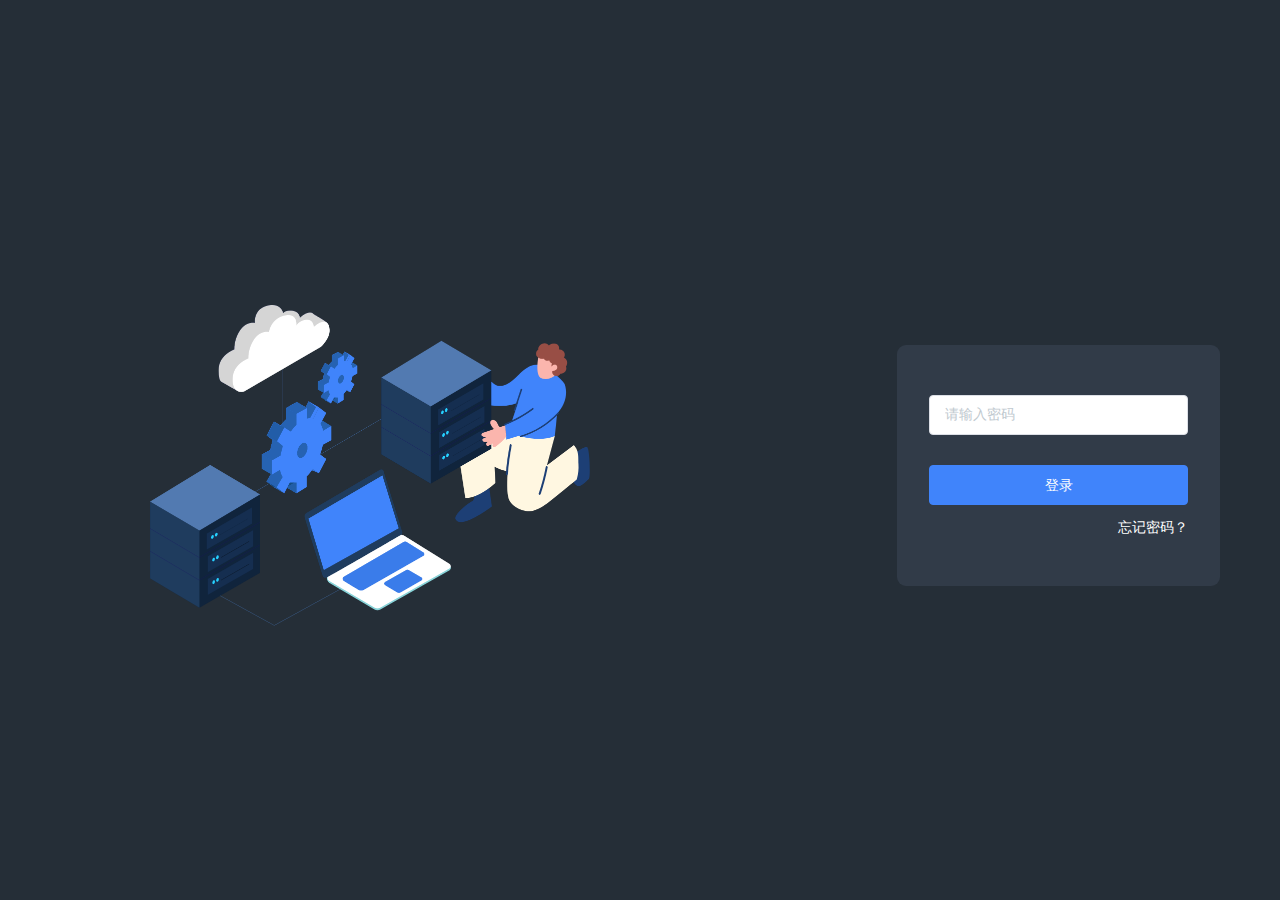
<file: index.html>
<!DOCTYPE html>
<html lang="en">

<head>
  <meta charset="UTF-8">
  <meta http-equiv="X-UA-Compatible" content="IE=EDGE" />
  <meta name="viewport" content="initial-scale=1, user-scalable=no, width=device-width" />
  <meta name="format-detection" content="telephone=no" />
  <meta http-equiv="Pragma" content="no-cache" />
  <link rel="stylesheet" href="/css/normalize.css" />
  <link rel="stylesheet" href="/css/common.css" />
  <link rel="stylesheet" href="/css/index.css" />
  <link rel="shortcut icon" href="/favicon.ico" />
  <title>百盒</title>
</head>

<body>
  <!-- 登录模块 -->
  <section class="login-wrapper wrapper" id="login_wrapper" style="display: none;">
    <div class="login-inner container">
      <div class="login-logo">
        <img src="./images/banner.png" alt="">
      </div>

      <div class="login-main">
        <div class="password-input-wrapper">
          <input class="fill" id="login_password" type="password" maxlength="16" placeholder="请输入密码" />
          <div class="password-tip" id="ps_error_tip">请输入密码</div>
        </div>
        <button class="button fill" id="login_submit">登录</button>

        <div class="forgot-password-wrapper">
          <span class="forgot-password-btn" id="forgot_password_btn">忘记密码？</span>
          <div class="forgot-password-tips" id="forgot_tips">
            若忘记密码，请恢复出厂设置。<br />
            恢复方法：在设备通电的情况下，长按"<span>Reset</span>"键<br />
            至设备状态灯开始蓝色闪烁松手。设备状态灯恢复<br />
            蓝色常亮表示已完成重置
          </div>
        </div>
      </div>
    </div>
  </section>

  <!-- 主体模块 -->
  <section class="content-wrapper wrapper" id="content_wrapper" style="display: none;">
    <!-- NavMenuBar -->
    <nav class="nav-menu-wrapper custom-scroll-bars">
      <div class="nav-menu-logo">
        <div class="logo-wrapper">
          <img src="/images/logo.png" alt="">
        </div>
      </div>
    </nav>
    <!-- 主体 -->
    <div class="content-main-wrapper">
      <header class="main-header-wrapper">
        <div></div>
        <div class="header-right-wrapper">
          <!-- 重启 -->
          <span title="重启" id="restart_btn"><i class="iconfont icon-reloadtime"></i></span>
          <!-- 重置 恢复出厂设置-->
          <span title="重置" id="reset_btn"><i class="iconfont icon-sync"></i></span>
          <!-- 退出 -->
          <span title="退出" id="exit_btn"><i class="iconfont icon-logout"></i></span>
        </div>
      </header>
      <!-- Main -->
      <main class="main-content-wrapper">
        <!-- 首页(设备状态) -->
        <div class="module-item-wrapper home-module-item-wrapper" data-module="route-status">
          <div class="home-item-inner">

            <div class="home-item-inner--wrapper big-item-inner--wrapper">
              <div class="home-item-inner--title">
                <div class="title-left">设备信息</div>
              </div>
              <div class="home-item-info--main">
                <div class="home-item-inner--main-item">产品型号：<span class="device-item">XXX</span></div>
                <div class="home-item-inner--main-item">SN地址：<span class="device-item">XX-XX-XX-XX-XX-XX-XX</span></div>
                <div class="home-item-inner--main-item">MAC地址：<span class="device-item">XX-XX-XX-XX-XX-XX</span></div>
                <div class="home-item-inner--main-item">版本信息：<span class="device-item">V1.0.0</span></div>
                <div class="home-item-inner--main-item">运行状态：已稳定运行<span class="device-item"> <i>0</i> 天 <i>0</span></i>
                </div>
              </div>
            </div>

            <div class="small-item-wrapper">
              <div class="home-item-inner--wrapper small-item-inner--wrapper">
                <div class="item-inner-main">
                  <div class="home-item-inner--title">
                    <div class="title-left">网络状态<span class="newrork-state">在线</span></div>
                  </div>
                  <div class="device-state-item">
                    <div class="device-state-item-img network-state-wrapper">
                      <div class="network-item">
                        <div class="notwork-pointer" id="netword_up_pointer">
                          <img src="./images/pointer.png" alt="">
                        </div>
                        <span class="notwork-speed" id="netword_up_speed">0.00K/S</span>
                        <div class="notwork-title">WAN口上行速率</div>
                      </div>

                      <div class="network-item">
                        <div class="notwork-pointer" id="netword_dw_pointer">
                          <img src="./images/pointer.png" alt="">
                        </div>
                        <span class="notwork-speed" id="netword_dw_speed">0.00K/S</span>
                        <div class="notwork-title">WAN口下行速率</div>
                      </div>
                    </div>
                  </div>
                </div>
              </div>

              <div class="home-item-inner--wrapper small-item-inner--wrapper">
                <div class="item-inner-main">
                  <div class="home-item-inner--title">
                    <div class="title-left">内置硬盘<span>EXT4</span></div>
                    <div class="title-right">
                      <span>总容量 <i class="dev_total_cap">0</i></span>
                      <span>使用容量 <i class="dev_use_cap">0</i></span>
                    </div>
                  </div>

                  <div class="device-state-item">
                    <div class="device-state-item-img">
                      <svg viewBox="0 0 100 100">
                        <path d="M 50 50 m 0 -47 a 47 47 0 1 1 0 94 a 47 47 0 1 1 0 -94" stroke="#F0F2F5"
                          stroke-width="4.8" fill="none" style="stroke-dasharray: 295.31px, 295.31px;"></path>
                        <path class="dev-svg-path" d="M 50 50 m 0 -47 a 47 47 0 1 1 0 94 a 47 47 0 1 1 0 -94"
                          stroke="#34C9C9" stroke-linecap="round" stroke-width="4.8" fill="none"
                          style="stroke-dasharray: 0px, 295.31px;">
                        </path>
                      </svg>
                      <div class="device-state-item-wrapper">
                        <span>剩余容量</span>
                        <span class="dev_remain_cap">0</span>
                      </div>
                    </div>
                  </div>
                </div>
              </div>

              <div class="home-item-inner--wrapper small-item-inner--wrapper">
                <div class="item-inner-main">
                  <div class="home-item-inner--title">LAN口连接终端数量</div>

                  <div class="device-state-item">
                    <div class="device-state-item-img">
                      <svg viewBox="0 0 100 100">
                        <path d="M 50 50 m 0 -47 a 47 47 0 1 1 0 94 a 47 47 0 1 1 0 -94" stroke="#F0F2F5"
                          stroke-width="4.8" fill="none" style="stroke-dasharray: 295.31px, 295.31px;"></path>
                        <path class="client-svg-path" d="M 50 50 m 0 -47 a 47 47 0 1 1 0 94 a 47 47 0 1 1 0 -94"
                          stroke="#20a0ff" stroke-linecap="round" stroke-width="4.8" fill="none"
                          style="stroke-dasharray: 0px, 295.31px;">
                        </path>
                      </svg>
                      <div class="device-state-item-wrapper">
                        <span>LAN口连接终端数量</span>
                        <span class="device-state-item-text client-connect-state">1个</span>
                      </div>
                    </div>
                  </div>
                </div>
              </div>

              <div class="home-item-inner--wrapper small-item-inner--wrapper">
                <div class="item-inner-main">

                  <div class="home-item-inner--title">
                    <div class="title-left">USB外接设备</div>
                    <div class="title-right">
                      <span>总容量 <i class="usb-total-cap">0</i></span>
                      <span>使用容量 <i class="usb-use-cap">0</i></span>
                    </div>
                  </div>

                  <div class="device-state-item">
                    <div class="device-state-item-img">
                      <div class="usb-state-wrapper">
                        <div class="usb-state-inner item1"></div>
                        <div class="usb-state-inner item2"></div>
                        <div class="usb-state-inner item3"></div>
                      </div>

                      <div class="device-state-item-wrapper">
                        <span>USB剩余容量</span>
                        <span class="device-state-item-text usb-remain-cap">0</span>
                      </div>
                    </div>
                  </div>
                </div>

              </div>
            </div>
          </div>
        </div>

        <!-- WAN口设置 -->
        <div class="module-item-wrapper" data-module="route-internet">
          <div class="connect-type-wrapper">
            <label class="label-item">
              <span>WAN口连接类型</span>

              <div class="select-wrapper internet-connect-select">
                <div class="select-checked" data-value="0">
                  <span>DHCP（推荐）</span>
                  <i class="iconfont icon-arrow-down"></i>
                </div>
                <ul class="select-options">
                  <!-- 自动获取IP地址 -->
                  <li class="select-option active" data-value="1">DHCP（推荐）</li>
                  <!-- 宽带拨号上网 -->
                  <li class="select-option" data-value="2">PPPoE</li>
                  <!-- 固定IP地址 -->
                  <li class="select-option" data-value="3">静态IP</li>
                </ul>
              </div>
            </label>
          </div>

          <div class="connect-type-main-wrapper model-type-list">
            <!-- 动态ip -->
            <div class="model-type-item active" id="">
              <button class="button submit" id="setting_wizard_dynamic_form_submit">更新</button>
            </div>

            <!-- 宽带拨号 -->
            <div class="model-type-item">
              <form id="setting_wizard_broadband_form">
                <label class="label-item">
                  <span>宽带账号</span>
                  <input type="text" name="name1" placeholder="请输入宽带账号">
                  <div class="label-item-tip"></div>
                </label>
                <label class="label-item">
                  <span>宽带密码</span>
                  <input type="text" name="name2" placeholder="请输入宽带密码">
                  <div class="label-item-tip"></div>
                </label>
              </form>
              <button class="button submit" id="setting_wizard_broadband_form_submit">更新</button>
            </div>

            <!-- 静态ip -->
            <div class="model-type-item">
              <form id="setting_wizard_static_form">
                <label class="label-item">
                  <span>IP</span>
                  <input type="text" name="name1" placeholder="请输入您的IP地址" />
                  <div class="label-item-tip"></div>
                </label>
                <label class="label-item">
                  <span>子网掩码</span>
                  <input type="text" name="name2" placeholder="请输入您的子网掩码" />
                  <div class="label-item-tip"></div>
                </label>
                <label class="label-item">
                  <span>网关</span>
                  <input type="text" name="name3" placeholder="请输入您的默认网关" />
                </label>
                <label class="label-item">
                  <span>DNS服务器</span>
                  <input type="text" name="name4" placeholder="请输入您的DNS（选填）" />
                </label>
              </form>

              <button class="button submit" id="setting_wizard_static_form_submit">更新</button>
            </div>
          </div>
        </div>

        <!-- LAN口设置 -->
        <div class="module-item-wrapper" data-module="route-lan">
          <div class="model-title">LAN口设置</div>

          <div class="setting-lan-from" id="setting_lan_form">
            <p><span class="sim-label-title">MAC地址</span><span class="lan-mac">A8-A8-A8-A8-A8-A8</span></p>

            <label class="label-item">
              <span>LAN口IP设置</span>

              <div class="select-wrapper lan-connect-select">
                <div class="select-checked" data-value="0">
                  <span class="lan-select-title">自动（推荐）</span>
                  <i class="iconfont icon-arrow-down"></i>
                </div>
                <ul class="select-options">
                  <li class="select-option active" data-value="0">自动（推荐）</li>
                  <li class="select-option" data-value="1">手动</li>
                </ul>
              </div>
            </label>

            <div class="lan-set-wrapper">
              <form class="lan-type-item dchp-fixed" id="setting_lan_custom_frorm">
                <label class="label-item">
                  <span>IP地址</span>
                  <input type="text" id="lan_ip_input" name="name1" maxlength="15" placeholder="请输入IP地址"
                    value="192.168.1.1" readonly />
                  <div class="label-item-tip"></div>
                </label>
                <label class="label-item">
                  <span>子网掩码</span>
                  <input type="text" name="name2" maxlength="15" placeholder="请输入子网掩码" value="255.255.255.0" readonly />
                  <div class="label-item-tip"></div>
                </label>
                <!-- <div class="label-item">
                  <span></span>
                  <div class="setting-lan-submit button" id="setting_lan_custom_submit" role="button">更新</div>
                </div> -->
              </form>
            </div>
          </div>

          <!-- 局域网DHCP设置 -->
          <!-- <div class="model-title">局域网DHCP设置</div> -->

          <div class="lan-dhcp-set-wrapper">
            <div class="label-item">
              <span>开关</span>
              <label class="switch-btn lan-switch">
                <input class="lan-dhcp-switch" type="checkbox" name="dhcp" value="1" hidden role="switch" />
                <span></span>
              </label>
            </div>
            <div class="label-item">
              <span>IP分配范围</span>
              <form class="lan-dhcp-item-option" id="lan_dhcp_form">
                <div class="lan-dhcp-item-option-inner">
                  <div class="label-item">
                    <input type="text" class="lan-dhcp-start dhcp-item" name="name3" maxlength="15" value="192.168.1.1"
                      readonly>
                    <div class="label-item-tip"></div>
                  </div>
                  <i class="lan-dhcp-line">-</i>
                  <div class="label-item">
                    <input type="text" class="lan-dhcp-end dhcp-item" name="name4" maxlength="15" value="192.168.1.254"
                      readonly>
                    <div class="label-item-tip"></div>
                  </div>
                </div>
              </form>
            </div>

            <div class="label-item">
              <span></span>
              <button class="setting-lan-submit button" id="setting_lan_dhcp_submit">更新</button>
            </div>
          </div>

          <!-- 设备列表 -->
          <div class="model-title">DHCP设备列表</div>

          <div class="dhcp-item-device-wrapper">
            <table class="device-list-wrapper side-table">
              <thead>
                <tr>
                  <th>序号</th>
                  <th>主机</th>
                  <th>MAC地址</th>
                  <th>IP地址</th>
                </tr>
              </thead>

              <tbody class="dhcp-online-list-body"></tbody>
            </table>

            <!-- 分页 -->
            <div class="device-list-pager-wrapper"></div>
          </div>
        </div>

        <!-- 修改密码 -->
        <div class="module-item-wrapper" data-module="route-manage">
          <div class="model-content">
            <form id="setting_manage_form">
              <label class="label-item">
                <span>旧密码</span>
                <input type="password" name="name1" maxlength="16" placeholder="请输入旧密码">
                <div class="label-item-tip"></div>
              </label>
              <label class="label-item label-new-password">
                <span>新密码</span>
                <input type="password" name="name2" maxlength="16" placeholder="请输入新密码">
                <div class="label-item-tip"></div>
                <div class="label-popur-wrapper">
                  <span class="label-popur-icon" id="control_tip_btn"><i class="iconfont icon-warning"></i></span>
                  <div class="label-popur-main" id="change_ps_popur">
                    <div class="label-popur-main-title">温馨提示</div>
                    <div class="label-popur-main-context">密码必须由字母和数字组成，6位-15位</div>
                  </div>
                </div>
              </label>
              <label class="label-item">
                <span>确认新密码</span>
                <input type="password" name="name3" maxlength="16" placeholder="请再次输入新密码">
                <div class="label-item-tip"></div>
              </label>
            </form>

            <button class="button submit" id="setting_manage_form_submit">确认</button>
          </div>
        </div>

        <!-- 软件升级 -->
        <div class="module-item-wrapper" data-module="route-update">
          <div class="model-title">在线升级</div>
          <p class="update-paragraph">当前软件版本：<span>2.2.3</span></p>
          <div class="label-item">
            <div class="button detection-update-btn" id="detection_update_btn">检查新版本</div>
          </div>

          <div class="model-title">本地升级</div>

          <div>
            <p class="update-paragraph">当前硬件版本：NSS-H-101J</p>
            <p class="update-paragraph">请通过浏览按键选择升级软件，然后点击软件升级按钮进行升级</p>

            <input type="file" id="update_file" accept=".bin,.binary" hidden />

            <div class="display-file-label">
              <div class="display-file-name">请点击浏览</div>
              <label class="button info display-file-look" for="update_file">浏览</label>
              <div class="label-item-tip"></div>
            </div>

            <div class="label-item">
              <button class="button" id="upgrade_submit">软件升级</button></span>
            </div>
          </div>

          <div class="upgrade-popup-warpper">
            <div class="upgrade-popup-inner">
              <div class="upgrade-progress-wrapper"></div>
              <p>百盒开始升级，整个升级过程约持续2-3分钟，请耐心等待。升级过程中百盒不能断电，否则会导致百盒损坏,升级完成后设备会自动重启。</p>
            </div>
          </div>

        </div>

        <!-- 关于我们 -->
        <div class="module-item-wrapper about-module-wrapper" data-module="cloud-about">
          <div class="about-main-wrapper">
            <div class="img">
              百盒
            </div>
            <div class="about-subtitle">百盒</div>
            <div class="about-copyright">@2021-2025深圳市西迪特科技有限公司</div>
          </div>
        </div>
      </main>
    </div>
  </section>

  <script src="/js/static/jquery.min.js"></script>
  <script src="/js/static/jquery.cookie.js"></script>
  <script src="/js/static/jquery.md5.js"></script>
  <script src="/js/utils.js"></script>
  <script src="/js/fetch.js"></script>
  <script src="/js/common.js"></script>
  <script src="/js/index.js"></script>
</body>

</html>
</file>
<file: css/common.css>
:root {
  --default-color: #4084fb;
  --hover-color: #66b1ff;
  --check-color: #3a8ee6;
  --de-btn-color: #dcdfe6;
  --table-color: #606266;
  --holder-color: #c0c9cf;
}

/* ----------iconfont---------- */

@font-face {
  font-family: "iconfont";
  src: url("iconfont.eot?t=1610674285360");
  /* IE9 */
  src: url("iconfont.eot?t=1610674285360#iefix") format("embedded-opentype"),
    /* IE6-IE8 */
      url("[data-uri]")
      format("woff2"),
    url("iconfont.woff?t=1610674285360") format("woff"),
    url("iconfont.ttf?t=1610674285360") format("truetype"),
    /* chrome, firefox, opera, Safari, Android, iOS 4.2+ */
      url("iconfont.svg?t=1610674285360#iconfont") format("svg");
  /* iOS 4.1- */
}

.iconfont {
  font-family: "iconfont" !important;
  font-size: 14px;
  font-style: normal;
  -webkit-font-smoothing: antialiased;
  -moz-osx-font-smoothing: grayscale;
}

.icon-WANkou:before {
  content: "\e601";
}

.icon-LANkou:before {
  content: "\e602";
}

.icon-question:before {
  content: "\e782";
}

.icon-sync:before {
  content: "\e786";
}

.icon-reloadtime:before {
  content: "\e789";
}

.icon-logout:before {
  content: "\e78c";
}

.icon-rocket:before {
  content: "\e7ce";
}

.icon-cloud:before {
  content: "\e7d9";
}

.icon-edit:before {
  content: "\e7e1";
}

.icon-arrow-left:before {
  content: "\e635";
}

.icon-arrow-right:before {
  content: "\e636";
}

.icon-arrow-up:before {
  content: "\e637";
}

.icon-arrow-down:before {
  content: "\e638";
}

.icon-close:before {
  content: "\e643";
}

.icon-error:before {
  content: "\e651";
}

.icon-success:before {
  content: "\e66b";
}

.icon-warning:before {
  content: "\e671";
}

.icon-outdent:before {
  content: "\e7f3";
}

/* ----------iconfont---------- */

body,
html {
  font-size: 14px;
  width: 100%;
  height: 100%;
  min-width: 1420px;
}

img {
  width: 100%;
  height: 100%;
  display: block;
  object-fit: cover;
  object-position: center;
}

input,
button {
  padding: 0;
  margin: 0;
  border: none;
  outline: none;
}

[class$="btn"] {
  cursor: pointer;
}

label,
input[type="radio"],
input[type="checkbox"] {
  cursor: pointer;
}

ul,
ol,
li {
  list-style-type: none;
  margin: 0;
  padding: 0;
}

p {
  margin: 22px 0;
  padding: 0;
}

table {
  border-collapse: collapse;
}

tr,
td,
th {
  margin: 0;
  padding: 0;
}

i {
  font-style: normal;
}

/* NavMenu start */

.menu-bar-body {
  width: 160px;
  cursor: pointer;
  font-size: 14px;
}

.menu-item-title,
.menu-submenu-title {
  display: flex;
  height: 48px;
  align-items: center;
  padding: 0 16px 0 16px;
  color: #fff;
  /* justify-content: space-between; */
  /* background-color: #001529; */
  position: relative;
}

.menu-item-title .iconfont,
.menu-submenu-title .iconfont {
  margin-right: 12px;
}

.menu-item-title:hover,
.menu-submenu-title:hover {
  background-color: rgb(67, 74, 80);
}

.menu-item-title.checked {
  color: #fff;
  background-color: var(--default-color);
}

.menu-submenu-title .submenu-arrow {
  position: absolute;
  right: 4px;
  top: 17px;
  font-size: 12px;
  transition: all 0.2s;
}

.menu-submenu-title.open .submenu-arrow {
  transform: rotate(180deg);
}

.menu-submenu-body {
  display: none;
}

/* NavMenu end */

/* 表格默认 */

table caption {
  height: 40px;
  line-height: 40px;
  text-align: left;
  background-color: #eee;
  padding-left: 20px;
  color: var(--default-color);
}

thead {
  background-color: #f5f7fa;
  color: #909399;
}

th,
td {
  vertical-align: middle;
  padding-left: 20px;
  height: 46px;
  line-height: 46px;
  text-align: left;
  box-sizing: border-box;
  color: #343232;
}

/* 自定义placeholder样式 */

input::-webkit-input-placeholder {
  color: var(--holder-color);
}

input::-moz-placeholder {
  /* Mozilla Firefox 19+ */
  color: var(--holder-color);
}

input:-moz-placeholder {
  /* Mozilla Firefox 4 to 18 */
  color: var(--holder-color);
}

input:-ms-input-placeholder {
  /* Internet Explorer 10-11 */
  color: var(--holder-color);
}

/* 单选按钮 */

.radio-btn {
  line-height: 1;
  margin-right: 20px;
}

.radio-btn span {
  display: inline-block;
  width: 14px;
  height: 14px;
  margin-right: 2px;
  border: 1px solid var(--de-btn-color);
  border-radius: 50%;
  position: relative;
  top: 2px;
  box-sizing: border-box;
  transition: all 0.1s;
}

.radio-btn span::before {
  content: "";
  width: 0px;
  height: 0px;
  border-radius: 100%;
  background-color: #fff;
  position: absolute;
  left: 50%;
  top: 50%;
  transform: translate(-50%, -50%);
  transition: all 0.15s;
}

.radio-btn.on span {
  background-color: var(--default-color);
  border-color: var(--default-color);
}

.radio-btn.on span::before {
  width: 4px;
  height: 4px;
}

.radio-btn:hover span {
  border-color: var(--default-color);
}

/* 自定义radio使用html
  <label class="radio-btn">
    <input class="check-type" type="radio" name="connectType" role="radio" data-index="2" value="3"
      hidden />
    <span></span>
    动态IP
  </label> 
*/

/* switch 按钮 */

.switch-btn {
  width: 40px;
  height: 20px;
  background-color: var(--de-btn-color);
  border-radius: 9px;
  position: relative;
  transition: all 0.2s;
}

.switch-btn::before {
  content: "";
  position: absolute;
  width: 16px;
  height: 16px;
  background-color: #fff;
  border-radius: 8px;
  left: 2px;
  top: 2px;
  transition: all 0.2s;
}

.switch-btn.on {
  background-color: var(--default-color);
}

.switch-btn.on::before {
  left: 21px;
}

/* 
  自定义switch使用html
  <label class="switch-btn">
    <input type="checkbox" name="dhcp" value="1" hidden role="switch">
    <span></span>
  </label> 
*/

/* 表单input输入公共样式 */

.label-item {
  display: flex;
  align-items: center;
  margin-bottom: 22px;
  color: var(--table-color);
  position: relative;
}

.label-item > span {
  height: 30px;
  line-height: 30px;
  text-align: right;
  width: 110px;
  margin-right: 12px;
}

.label-item.required > span::before {
  content: "*";
  color: #f56c6c;
  padding-right: 4px;
}

.sim-label-title {
  display: inline-block;
  text-align: right;
  width: 110px;
  margin-right: 12px;
  color: var(--table-color);
}

input[type="text"],
input[type="password"],
.label-item .input-disabled {
  box-sizing: border-box;
}

input[readonly] {
  background-color: #f5f7fa;
}

.label-item .input-disabled,
input[type="text"],
input[type="password"] {
  height: 40px;
  width: 220px;
  border: 1px solid var(--de-btn-color);
  padding: 0 15px;
  border-radius: 4px;
  transition: all 0.2s cubic-bezier(0.645, 0.045, 0.355, 1);
}

input[type="text"].fill,
input[type="password"].fill {
  width: 100%;
}

.label-item .input-disabled {
  background-color: #f5f7fa;
  line-height: 40px;
  display: inline-block;
}

input[type="text"]:focus,
input[type="password"]:focus {
  border-color: var(--default-color);
}

input[type="text"]:hover,
input[type="password"]:hover {
  border-color: #c0c4cc;
}

.label-item .label-item-tip {
  padding-top: 4px;
  font-size: 12px;
  color: #f56c6c;
  position: absolute;
  left: 122px;
  top: 100%;
  display: none;
  white-space: nowrap;
}

/* 自定义按钮 */

.button {
  height: 40px;
  line-height: 40px;
  padding: 0 20px;
  background-color: var(--default-color);
  border-radius: 4px;
  color: #fff;
  cursor: pointer;
  transition: all 0.1s;
  display: inline-block;
  margin-right: 10px;
  min-width: 96px;
  box-sizing: border-box;
  text-align: center;
  border: 1px solid var(--default-color);
}

.button:hover {
  background-color: var(--hover-color);
}

.button:active {
  background-color: var(--check-color);
}

.button.submit {
  margin-left: 123px;
}

.button.info {
  color: #c0c4cc;
  background-color: #fff;
  border-color: var(--de-btn-color);
}

.button.info:hover {
  background-color: #ecf5ff;
  color: var(--default-color);
  border-color: var(--default-color);
}

.button.info:active {
  color: var(--check-color);
  border-color: var(--check-color);
}

.button.full {
  width: 220px;
}

.button.fill {
  width: 100%;
}

.select-wrapper {
  width: 220px;
  height: 40px;
  border: 1px solid var(--de-btn-color);
  border-radius: 4px;
  position: relative;
}

.select-wrapper .select-checked {
  /* width: 220px; */
  height: 40px;
  line-height: 40px;
  padding: 0 15px;
  position: relative;
}

.select-wrapper .select-checked i {
  height: 14px;
  line-height: 14px;
  position: absolute;
  right: 15px;
  top: 13px;
  transition: all 0.3s;
}

.select-wrapper .select-checked.open i {
  transform: rotate(180deg);
}

.select-wrapper .select-options {
  display: none;
  width: 100%;
  position: absolute;
  top: 120%;
  left: -1px;
  z-index: 10;
  border: 1px solid #e4e7ed;
  border-radius: 4px;
  overflow: hidden;
  color: var(--table-color);
  box-shadow: 0 2px 12px 0 rgba(0, 0, 0, 0.1);
}

.select-wrapper .select-options li {
  height: 34px;
  line-height: 34px;
  padding-left: 15px;
  background-color: #fff;
}

.select-wrapper .select-options li.active {
  color: var(--default-color);
}

.select-wrapper .select-options li:hover {
  background-color: #f5f7fa;
}

/* 自定义滚动条 */

.custom-scroll-bars::-webkit-scrollbar {
  width: 3px;
}

.custom-scroll-bars::-webkit-scrollbar-track {
  background-color: #eee;
  border-radius: 6px;
}

.custom-scroll-bars::-webkit-scrollbar-thumb {
  border-radius: 6px;
  background-color: #ddd;
}

/* toast 弹窗 */

.toast-wrapper {
  position: fixed;
  left: 50%;
  top: 20px;
  padding: 9px 15px;
  min-width: 380px;
  background-color: rgba(0, 0, 0, 0.5);
  color: #fff;
  border-radius: 3px;
  transform: translateX(-50%);
  z-index: 100;
  text-align: center;
  white-space: nowrap;
}

.toast-inner {
  display: flex;
  align-items: center;
}

.toast-icon {
  display: inline-block;
  width: 16px;
  height: 16px;
  line-height: 16px;
  font-size: 16px;
  margin-right: 8px;
}

.toast-wrapper.success {
  background-color: #f0f9eb;
  color: #67c23a;
}

.toast-wrapper.warning {
  background-color: #fdf6ec;
  color: #e6a23c;
}

.toast-wrapper.error {
  background-color: #fef0f0;
  color: #f56c6c;
}

/* loading */

.loading-wrapper {
  position: fixed;
  width: 100%;
  height: 100%;
  background-color: rgba(0, 0, 0, 0.3);
  left: 0;
  top: 0;
  display: flex;
  align-items: center;
  flex-direction: column;
  justify-content: center;
  color: #fff;
}

.loading-wrapper .icon-loading {
  display: block;
  width: 40px;
  height: 40px;
  border-radius: 50%;
  border-width: 2px;
  border-color: transparent var(--default-color) var(--default-color)
    var(--default-color);
  border-style: solid;
  animation: loading 1.2s linear infinite;
}

.loading-wrapper .loading-text {
  margin-top: 10px;
}

@keyframes loading {
  0% {
    transform: rotate(0);
  }
  50% {
    transform: rotate(220deg);
  }
  100% {
    transform: rotate(360deg);
  }
}

/* dialog */

.dialog-wrapper {
  position: fixed;
  width: 100%;
  height: 100%;
  left: 0;
  top: 0;
  background-color: rgba(0, 0, 0, 0.3);
}

.dialog-wrapper .dialog-inner {
  min-width: 450px;
  position: absolute;
  left: 50%;
  top: 25%;
  padding: 0 20px 20px 20px;
  background-color: #fff;
  transform: translate(-50%);
}

.dialog-inner .dialog-title {
  height: 45px;
  line-height: 65px;
  font-size: 18px;
  position: relative;
  /* background-color: red; */
}

.dialog-wrapper .dialog-main {
  padding: 20px 0;
  color: var(--table-color);
  display: flex;
  align-items: center;
}

.dialog-wrapper .dialog-main .iconfont {
  font-size: 25px;
  margin-right: 10px;
}

.dialog-main .iconfont.icon-success {
  color: #67c23a;
}

.dialog-main .iconfont.icon-warning {
  color: #e6a23c;
}

.dialog-main .iconfont.icon-error {
  color: #f57778;
}

.dialog-inner .dialog-title .dialog-close {
  position: absolute;
  width: 16px;
  height: 16px;
  line-height: 16px;
  text-align: center;
  top: 20px;
  right: 0;
  color: #909399;
  cursor: pointer;
}

.dialog-wrapper .dialog-btns {
  text-align: right;
  padding: 10px 0 0 0;
}

/* 分页器 */

.pager-view-wrapper {
  display: flex;
  /* border: 1px solid red; */
  margin-top: 20px;
}

.pager-view-wrapper.right {
  justify-content: flex-end;
}

.pager-view-wrapper .pager-body {
  display: flex;
}

.pager-view-wrapper .pager-btn,
.pager-body .pager-item {
  height: 30px;
  line-height: 30px;
  width: 30px;
  text-align: center;
  font-size: 14px;
  color: var(--table-color);
  background-color: #f4f4f5;
  border-radius: 2px;
  cursor: pointer;
  user-select: none;
  margin-left: 10px;
}

.pager-view-wrapper .pager-item:hover {
  color: var(--default-color);
}

.pager-view-wrapper .pager-body .pager-item.active {
  color: #fff;
  background-color: var(--default-color);
}

/* 自定义样式 */

.container {
  width: 1200px;
  margin: 0 auto;
}

.model-type-list .model-type-item:first-child {
  display: block;
}

.model-type-item {
  display: none;
}

/* 多行模块 */

.model-title {
  height: 65px;
  line-height: 65px;
  padding-left: 24px;
  background-color: #f5f7fa;
  margin-bottom: 20px;
  font-size: 18px;
}

.model-content {
  display: inline-block;
  /* border: 1px solid #eee; */
  border-radius: 5px;
  padding: 15px;
  margin-bottom: 20px;
}

/* 列表 参照日志列表*/

.side-table-wrapper {
  height: 100%;
  display: flex;
  flex-direction: column;
  justify-content: space-between;
}

.side-table {
  width: 100%;
}

.side-table tr {
  border-top: 1px solid #ebeef5;
  border-bottom: 1px solid #ebeef5;
}

/* 进度条 */

.progress-wrapper {
  height: 100%;
  position: relative;
  border-radius: 5px;
}

.progress-wrapper .progress-percentage {
  position: absolute;
  left: 50%;
  top: 50%;
  transform: translate(-50%, -50%);
}
</file>
<file: css/index.css>
/* 主体布局 start */
.wrapper {
  width: 100%;
  height: 100%;
  min-height: 600px;
}

/* 登录模块 */
.login-wrapper {
  background-color: #252e37;
  color: #fff;
  display: none;
  position: relative;
}

.login-inner {
  height: 437px;
  position: absolute;
  left: 50%;
  top: 50%;
  margin-left: -600px;
  margin-top: -218px;
  display: flex;
  box-sizing: border-box;
  padding: 0 90px 0 40px;
  justify-content: space-between;
}

.login-logo {
  width: 440px;
  height: 321px;
  margin-top: 73px;
}

.login-main {
  width: 323px;
  height: 241px;
  padding: 0 32px;
  background-color: #313b48;
  margin-top: 113px;
  border-radius: 9px;
  box-sizing: border-box;
}

.password-input-wrapper {
  margin-top: 50px;
  margin-bottom: 30px;
  position: relative;
}

.password-input-wrapper .password-tip {
  position: absolute;
  padding-top: 5px;
  top: 100%;
  left: 0;
  font-size: 12px;
  color: #f56c6c;
  display: none;
}

.forgot-password-wrapper {
  margin-top: 14px;
  text-align: right;
  position: relative;
}

.forgot-password-wrapper .forgot-password-btn {
  height: 17px;
  line-height: 17px;
  color: #fff;
}

.forgot-password-tips {
  text-align: left;
  width: 348px;
  padding: 14px 20px;
  background-color: #fff;
  color: #606266;
  box-sizing: border-box;
  border-radius: 4px;
  position: absolute;
  top: 31px;
  right: 7px;
  white-space: nowrap;
  line-height: 20px;
  display: none;
}

.forgot-password-tips span {
  color: var(--default-color);
}

.forgot-password-tips::before {
  content: "";
  width: 0;
  height: 0;
  display: block;
  border-style: solid;
  border-width: 7px;
  border-color: transparent transparent #fff transparent;
  position: absolute;
  right: 28px;
  top: -13px;
  display: none;
}

/* 主体内容 */
.content-wrapper {
  height: 100%;
  width: 100%;
  display: flex;
  overflow: hidden;
}

.nav-menu-wrapper {
  width: 160px;
  overflow-x: hidden;
  overflow-y: auto;
  background-color: #001529;
}

.nav-menu-logo {
  height: 116px;
  display: flex;
  align-items: center;
  justify-content: center;
}

.nav-menu-logo .logo-wrapper {
  height: 56px;
  width: 56px;
  line-height: 56px;
  color: #fff;
  text-align: center;
  border-radius: 50%;
  overflow: hidden;
  background-color: var(--default-color);
}

.content-main-wrapper {
  flex: 1;
}

.content-main-wrapper {
  display: flex;
  flex-direction: column;
}

.main-header-wrapper {
  height: 48px;
  padding: 0 50px;
  border-bottom: 1px solid #dfe4ed;
  display: flex;
  justify-content: space-between;
  align-items: center;
}

.header-right-wrapper span {
  margin-left: 14px;
  padding: 5px;
  cursor: pointer;
}

.header-right-wrapper span i {
  font-size: 18px;
  transition: all 0.2s;
}

.header-right-wrapper span:hover i {
  color: var(--default-color);
}

.main-content-wrapper {
  flex: 1;
  overflow-x: hidden;
  overflow-y: auto;
  /* margin-bottom: 20px; */
}

/* 主体布局 end */

/* 主体模块 */
.module-item-wrapper {
  display: none;
  padding: 20px 50px;
  box-sizing: border-box;
  background-color: #fff;
}

.module-item-wrapper.active {
  display: block;
}

/* 设备状态 首页*/
.home-module-item-wrapper {
  background-color: #f5f7fa;
  padding: 20px 27px;
  min-height: 100%;
}

.home-item-inner--wrapper {
  background-color: #fff;
  /* padding: 0 24px; */
  box-sizing: border-box;
  margin-top: 20px;
  display: flex;
  flex-direction: column;
}

.home-item-inner--title {
  height: 65px;
  line-height: 65px;
  border-bottom: 1px solid #dfe4ed;
  font-size: 18px;
  display: flex;
  justify-content: space-between;
}

.title-left span {
  margin-left: 10px;
  color: var(--default-color);
}

.title-left span.offline {
  color: #dcdfe6;
}

.title-right span {
  color: #606266;
}

.title-right span i {
  color: #000;
}

.title-right span + span {
  margin-left: 30px;
}

.home-item-info--main {
  display: flex;
  flex-wrap: wrap;
  padding: 12px 0 30px 0;
}

.home-item-inner--main-item {
  width: 33%;
  height: 18px;
  line-height: 18px;
  margin-top: 18px;
  color: rgba(0, 0, 0, 0.85);
}

.home-item-inner--main-item > span {
  color: #606266;
}

.home-item-inner--main-item span > i {
  color: var(--default-color);
}

.big-item-inner--wrapper {
  margin-top: 0;
  padding: 0 24px;
}

.small-item-wrapper {
  display: flex;
  flex-wrap: wrap;
  flex: 1;
}

.small-item-blank {
  width: 20px;
  background-color: #f5f7fa;
}

.small-item-inner--wrapper {
  width: 50%;
  box-sizing: border-box;
  background-color: #f5f7fa;
}

.small-item-inner--wrapper:nth-child(odd) {
  padding-right: 10px;
}

.small-item-inner--wrapper:nth-child(even) {
  padding-left: 10px;
}

.item-inner-main {
  background-color: #fff;
  padding: 0 24px;
}

.device-state-wrapper {
  display: flex;
}

.device-state-item {
  display: flex;
  height: 318px;
  justify-content: center;
  align-items: center;
}

.device-state-item .device-state-item-img {
  height: 230px;
  width: 230px;
  position: relative;
}

.device-state-item .device-state-item-img.network-state-wrapper {
  display: flex;
  justify-content: space-around;
  align-items: center;
}

.device-state-item-img .device-state-item-wrapper {
  position: absolute;
  left: 50%;
  top: 50%;
  transform: translate(-50%, -50%);
  display: flex;
  flex-direction: column;
  align-items: center;
  justify-content: center;
}

.device-state-item-wrapper span {
  white-space: nowrap;
}

.device-state-item-wrapper span:first-child {
  color: rgba(0, 0, 0, 0.45);
}

.device-state-item-wrapper span:last-child {
  color: rgba(0, 0, 0, 0.85);
  font-size: 24px;
  margin-top: 17px;
}

.network-item {
  width: 260px;
  min-width: 260px;
  height: 195px;
  padding-bottom: 58px;
  background-image: url(../images/network.png);
  background-size: contain;
  background-repeat: no-repeat;
  /* border: 1px solid red; */
  position: relative;
}

.device-state-item .device-state-item-img.network-state-wrapper {
  width: 100%;
  min-width: 530px;
}

.network-item .notwork-pointer {
  width: 12px;
  height: 66px;
  position: absolute;
  left: 124px;
  top: 70px;
  transform: rotate(-120deg);
  transform-origin: center 60px;
  /* transition: all 0.2s; */
}

.network-item .notwork-speed,
.network-item .notwork-title {
  position: absolute;
  left: 50%;
  transform: translateX(-50%);
}

.network-item .notwork-speed {
  font-size: 24px;
  color: #30bf78;
  bottom: 40px;
}

.network-item .notwork-title {
  color: rgba(0, 0, 0, 0.45);
  bottom: 10px;
}

.usb-state-wrapper {
  height: 100%;
  height: 230px;
  border-radius: 50%;
  border: 2px solid #5b8ff9;
  position: relative;
  box-sizing: border-box;
  overflow: hidden;
}

.usb-canvas {
  height: 230px;
  width: 230px;
  border: 1px solid red;
}

.usb-state-inner {
  position: absolute;
  height: 230px;
  width: 100%;
  border-radius: 50%;
  background-repeat: repeat no-repeat;
  background-size: 221px 120px;
  background-position: 0px 140px;
}

.usb-state-inner.item1 {
  background-image: url(../images/ripple1.png);
  animation: waves 3s linear infinite;
}

.usb-state-inner.item2 {
  background-image: url(../images/ripple2.png);
  animation: waves 4s linear infinite;
}

.usb-state-inner.item3 {
  background-image: url(../images/ripple3.png);
  animation: waves 5s linear infinite;
}

@keyframes waves {
  0% {
    background-position: 0 160px;
  }

  100% {
    background-position: 221px 160px;
  }
}

/* LAN口设置 */
.setting-lan-from p {
  height: 42px;
  display: flex;
  align-items: center;
}

.lan-dhcp-item-option-inner {
  display: flex;
  height: 42px;
  align-items: center;
}

.lan-dhcp-item-option-inner .label-item {
  margin: 0;
}

.lan-dhcp-item-option .dhcp-item {
  width: 150px;
}

.lan-dhcp-line {
  padding: 0 10px;
}

.lan-dhcp-item-option-inner .label-item-tip {
  left: 0;
}

/* 修改密码 */
.label-new-password {
  position: relative;
}

.label-popur-wrapper {
  position: absolute;
  left: 345px;
  white-space: nowrap;
  top: 50%;
  display: flex;
  align-items: center;
  transform: translateY(-50%);
}

.label-popur-icon {
  font-size: 14px;
  padding: 10px;
  color: #c0c4cc;
  cursor: pointer;
}

.label-popur-main {
  padding: 14px 20px;
  box-shadow: 0px 2px 12px rgba(0, 0, 0, 0.1);
  background-color: #fff;
  border-radius: 4px;
}

.label-popur-main-title {
  font-size: 16px;
  color: #303133;
  height: 22px;
  line-height: 22px;
}

.label-popur-main-context {
  color: #606266;
  height: 20px;
  line-height: 20px;
  margin-top: 6px;
}

/* 路由器管理 => 软件升级 */
.progress-bar-wrapper {
  margin-top: 10px;
  height: 10px;
  margin-left: 35px;
}

.update-paragraph {
  color: #606266;
}

.update-paragraph span {
  color: var(--default-color);
}

.display-file-label {
  display: flex;
  margin-bottom: 20px;
  position: relative;
}

.display-file-name {
  width: 212px;
  text-align: left;
  white-space: nowrap;
  overflow: hidden;
  text-overflow: ellipsis;
  height: 38px;
  line-height: 38px;
  width: 240px;
  border: 1px solid #dcdfe6;
  border-radius: 4px;
  margin-right: 10px;
  padding: 0 14px;
  color: #c0c4cc;
}

.display-file-name.active {
  color: var(--default-color);
}

.display-file-look {
  color: var(--default-color) !important;
  border-color: #cee0ff !important;
}

.label-item-tip {
  position: absolute;
  left: 0;
  top: 100%;
  font-size: 12px;
  padding-top: 4px;
  color: #f56c6c;
  display: none;
}

.upgrade-progress-wrapper {
  width: 140px;
}

.upgrade-popup-warpper {
  position: fixed;
  width: 100%;
  height: 100%;
  background-color: rgba(0, 0, 0, 0.3);
  left: 0;
  top: 0;
  display: none;
}

.upgrade-popup-inner {
  position: absolute;
  width: 600px;
  padding: 20px;
  background-color: #fff;
  left: 50%;
  top: 25%;
  display: flex;
  flex-direction: column;
  align-items: center;
  transform: translate(-50%);
}

.upgrade-popup-inner p {
  text-align: center;
  color: #606266;
  line-height: 22px;
  padding: 0 44px;
}

.upgrade-popup-progress-wrapper {
  height: 10px;
}

/* 关于我们 */
.about-main-wrapper {
  padding-top: 150px;
  display: flex;
  flex-direction: column;
  align-items: center;
}

.about-main-wrapper .img {
  width: 120px;
  height: 120px;
  line-height: 120px;
  text-align: center;
  background-color: var(--default-color);
  border-radius: 6px;
  font-size: 40px;
  color: #fff;
}

.about-main-wrapper .about-subtitle {
  font-size: 20px;
  height: 28px;
  line-height: 28px;
  margin-top: 30px;
}

.about-main-wrapper .about-copyright {
  font-size: 16px;
  height: 22px;
  line-height: 22px;
  color: #909399;
  margin-top: 6px;
}
</file>
